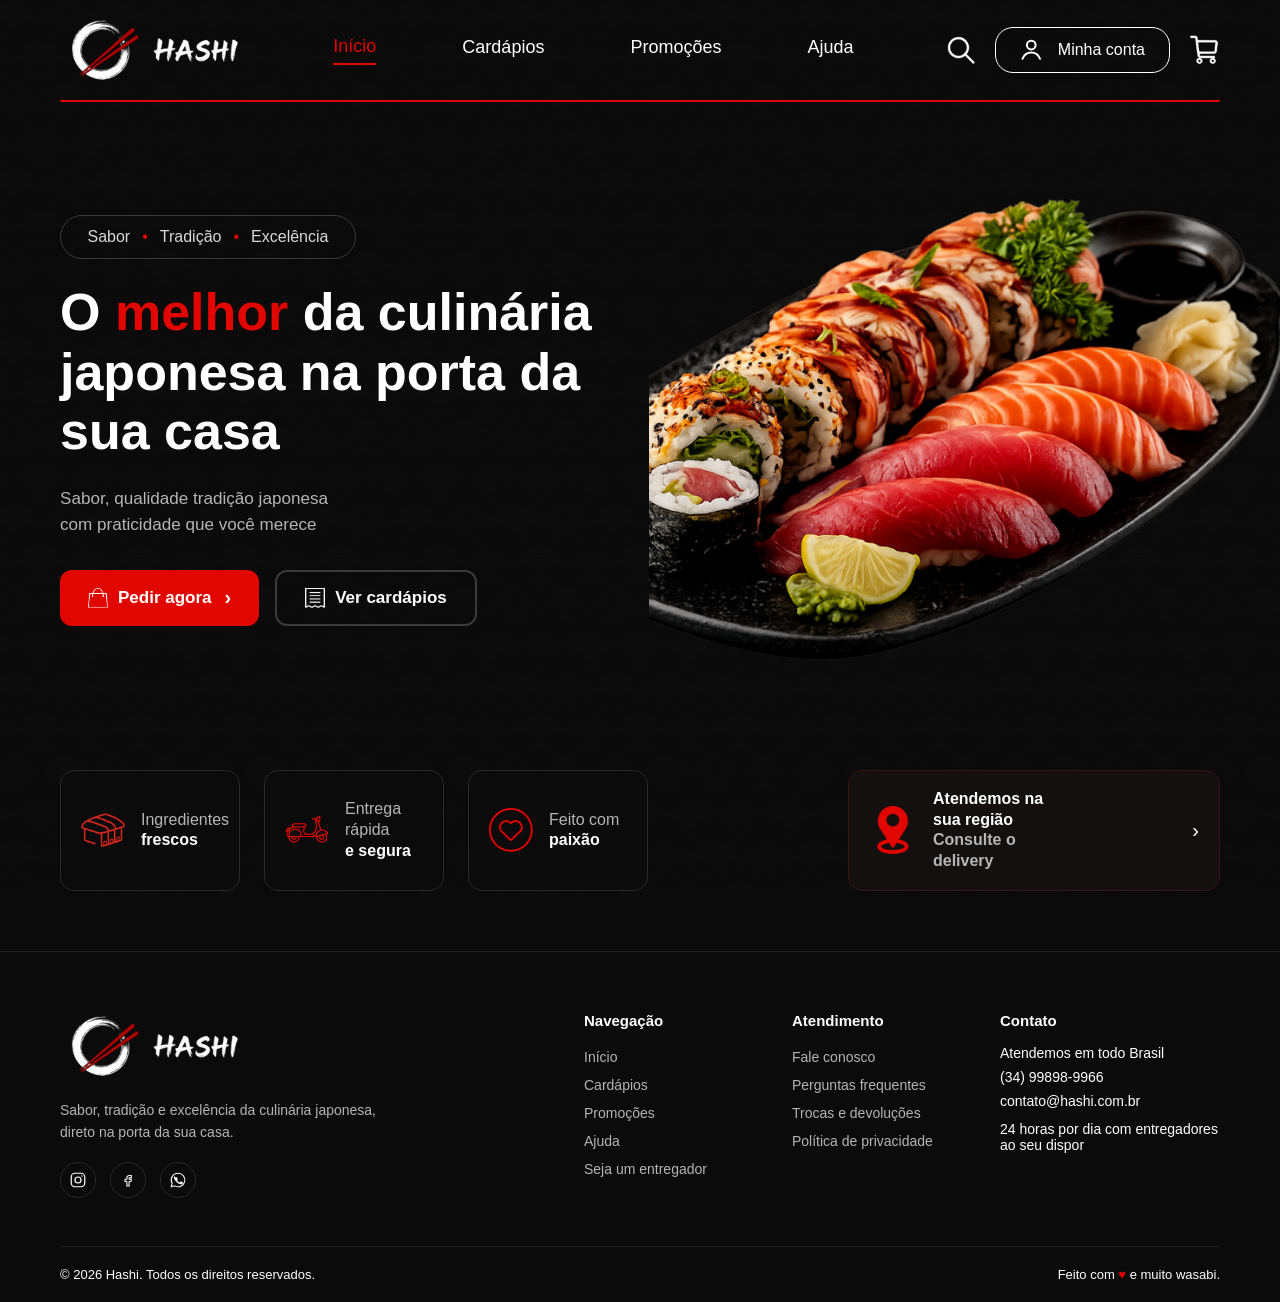
<file: index.html>
<!DOCTYPE html>
<html lang="pt-br">
<head>
    <meta charset="UTF-8">
    <meta name="viewport" content="width=device-width, initial-scale=1.0">
    <link rel="icon" href="/Logo.svg" type="image/svg+xml">
    <link rel="stylesheet" href="/css/style.css">
    <link rel="stylesheet" href="/css/footer.css">
    <link rel="stylesheet" href="/css/header.css">
    <link rel="stylesheet" href="/css/login.css">
    <link rel="stylesheet" href="/css/cadastro-cliente.css">
    <link rel="stylesheet" href="/css/cadastro-entregador.css">
    <title>Hashi</title>
</head>
<body>
    <header>
        <div class="logo-group">
            <img class="hashi-header" src="/Img-pagina-inicial/Logo-Site.png" alt="Logo Hashi na cor branca">
            <img class="hashi-header-logo" src="/Img-pagina-inicial/Logo-hashi.png" alt="Logo Hashi na cor branca versão escrita">
        </div>

        <nav class="nav-links">
            <a class="inicio" href="#">Início</a>
            <a class="cardapios" href="#">Cardápios</a>
            <a class="promocoes" href="#">Promoções</a>
            <a class="ajuda" href="#">Ajuda</a>
        </nav>

        <div class="header-actions">
            <img class="lupa" src="/Img-pagina-inicial/Lupa.png" alt="Lupa de pesquisa">


            <a class="conta-buttom" href="#" id="abrir-login">
                <svg class="conta-icon" viewBox="3 0 24 24" fill="none" xmlns="http://www.w3.org/2000/svg">
                    <circle cx="12" cy="8" r="3.5" stroke="currentColor" stroke-width="1.6"/>
                    <path d="M5 19c1.2-3.2 4-5 7-5s5.8 1.8 7 5" stroke="currentColor" stroke-width="1.6" stroke-linecap="round"/>
                </svg>
                Minha conta
            </a>


            <a class="cart-icon-wrapper" href="#" aria-label="Carrinho">
                <img class="cart-icon" src="/Img-pagina-inicial/Carrinho-icon2.png" alt="">
            </a>
        </div>
    </header>

    <!-- Divisor separado do header -->
    <div class="header-divider" role="presentation"></div>

    <main>
        <section class="hero">
            <div class="hero-text">
                <span class="badge">Sabor <span class="dot">•</span> Tradição <span class="dot">•</span> Excelência</span>

                <h1>O <span class="highlight">melhor</span> da culinária japonesa na porta da sua casa</h1>

                <p class="hero-subtitle">Sabor, qualidade tradição japonesa <br> com praticidade que você merece</p>

                <div class="hero-buttons">
                    <a href="#" class="btn btn-primary">
                        <img src="/Img-pagina-inicial/Sacolinha-icon.png" alt="">
                        Pedir agora
                        <span class="chevron-primario chevron-btn">›</span>
                    </a>
                    <a href="#" class="btn btn-secondary">
                        <img src="/Img-pagina-inicial/Notas-icon.png" alt="">
                        Ver cardápios
                    </a>
                </div>
            </div>

            <div class="hero-image">
                <img class="prato-sushi" src="/Img-pagina-inicial/Prato-Sushi-principal.png" alt="Prato de sushi com salmão, arroz e alga">
            </div>
        </section>


        <section class="features">
            <div class="features-small">
                <div class="feature-card-minus">
                    <span class="feature-icon">
                        <img src="/Img-pagina-inicial/Mini-sushi.png" alt="Ícone de ingredientes frescos">
                    </span>
                    <p><span>Ingredientes</span><br>frescos</p>
                </div>

                <div class="feature-card-minus">
                    <span class="feature-icon">
                        <img src="/Img-pagina-inicial/Mini-moto.png" alt="Ícone de entrega rápida">
                    </span>
                    <p><span>Entrega rápida</span><br>e segura</p>
                </div>

                <div class="feature-card-minus">
                    <span class="feature-icon">
                        <img src="/Img-pagina-inicial/Mini-coracao.png" alt="Ícone de feito com paixão">
                    </span>
                    <p><span>Feito com</span><br>paixão</p>
                </div>
            </div>

            <a class="feature-card feature-card-wide" href="#">
                <span class="feature-icon feature-icon--wide">
                    <img src="/Img-pagina-inicial/Icon-map.png" alt="">
                </span>
                <div class="feature-wide-text">
                    <p class="feature-title">Atendemos na sua região</p>
                    <p class="feature-subtitle">Consulte o delivery</p>
                </div>
                <span class="chevron">›</span>
            </a>
        </section>
    </main>

    <!--
         FOOTER 
        Obs: Mudar as logos dos apps "Whatsapp, Instagram, Facebook"
    -->
    <footer class="site-footer">
        <div class="footer-top">

            <div class="footer-brand">
                <div class="logo-group">
                    <img class="hashi-header" src="/Img-pagina-inicial/Logo-Site.png" alt="Logo Hashi">
                    <img class="hashi-header-logo" src="/Img-pagina-inicial/Logo-hashi.png" alt="Hashi">
                </div>
                <p class="footer-tagline">Sabor, tradição e excelência da culinária japonesa, direto na porta da sua casa.</p>

                <div class="footer-social">
                    <a href="#" aria-label="Instagram">
                        <svg viewBox="0 0 24 24" fill="none" xmlns="http://www.w3.org/2000/svg">
                            <rect x="3" y="3" width="18" height="18" rx="5" stroke="currentColor" stroke-width="1.6"/>
                            <circle cx="12" cy="12" r="4" stroke="currentColor" stroke-width="1.6"/>
                            <circle cx="17.2" cy="6.8" r="1" fill="currentColor"/>
                        </svg>
                    </a>
                    <a href="#" aria-label="Facebook">
                        <svg viewBox="0 0 24 24" fill="none" xmlns="http://www.w3.org/2000/svg">
                            <path d="M14 9h2.5V6H14c-2 0-3.5 1.6-3.5 3.5V11H8v3h2.5v6h3v-6H16l.5-3h-3V9.6c0-.4.3-.6.5-.6Z" stroke="currentColor" stroke-width="1.4" stroke-linejoin="round"/>
                        </svg>
                    </a>
                    <a href="#" aria-label="WhatsApp">
                        <svg viewBox="0 0 24 24" fill="none" xmlns="http://www.w3.org/2000/svg">
                            <path d="M12 3a9 9 0 0 0-7.8 13.5L3 21l4.7-1.2A9 9 0 1 0 12 3Z" stroke="currentColor" stroke-width="1.4"/>
                            <path d="M8.5 8.7c.2-.4.6-.4.9-.4h.6c.2 0 .5 0 .7.5.2.6.7 1.8.8 2 .1.2.1.4 0 .6-.1.3-.2.4-.4.6-.2.2-.4.4-.2.7.6 1 1.6 2 3 2.5.3.1.4 0 .6-.2.2-.2.7-.8 1-1 .2-.2.4-.2.6-.1.3.1 1.7.8 2 .9.3.1.5.2.5.4 0 .2 0 1-.4 1.5-.4.6-1.8 1-2.4 1-1.4.1-2.9-.5-4.6-1.9-2.1-1.6-3.3-3.6-3.5-4-.2-.4-1.3-2-1.1-3.7.1-.7.6-1.2.8-1.4Z" fill="currentColor"/>
                        </svg>
                    </a>
                </div>
            </div>

            <div class="footer-links">
                <h4>Navegação</h4>
                <a href="#">Início</a>
                <a href="#">Cardápios</a>
                <a href="#">Promoções</a>
                <a href="#">Ajuda</a>
                <a href="#">Seja um entregador</a>
            </div>

            <div class="footer-links">
                <h4>Atendimento</h4>
                <a href="#">Fale conosco</a>
                <a href="#">Perguntas frequentes</a>
                <a href="#">Trocas e devoluções</a>
                <a href="#">Política de privacidade</a>
            </div>

            <div class="footer-contact">
                <h4>Contato</h4>
                <p>Atendemos em todo Brasil</p>
                <p>(34) 99898-9966</p>
                <p>contato@hashi.com.br</p>
                <p class="footer-hours">24 horas por dia com entregadores <br> ao seu dispor</p>
            </div>

        </div>

        <div class="footer-bottom">
            <p>© 2026 Hashi. Todos os direitos reservados.</p>
            <p>Feito com <span class="footer-heart">♥</span> e muito wasabi.</p>
        </div>
    </footer>
    
    <!-- TELA DE LOGIN -->
    <div class="fundo-login" id="flex-login">

        <div class="login">
            <img class="logo-login" src="/Img-pagina-inicial/Logo-Login.png" alt="Logo">
            <h2 class="Bem-vindo">Bem-vindo de volta!</h2>

            <div class="Email">
                <label for="email">E-mail:</label>
                <input class="" type="email" id="email" placeholder="seuemail@gmail.com">
            </div>

            <div class="Senha">
                <label for="senha">Senha:</label>
                <input class="" type="password" id="senha" placeholder="••••••••">
            </div>

            <a class="Entrar-Button" href="#" id="btn-entrar">Entrar</a>

            <a class="Senha-Esq" href="#">Esqueceu sua senha?</a>

            <div class="Nao-tem-uma-conta">
                <p>
                    Não tem uma conta?
                </p>
                <a href="#" id="abrir-cadastro">Cadastrar-se</a>
            </div>


        </div>

    </div>
    
    <!-- TELA DE CADASTRO -->
    <div class="fundo-cadastro">
    
        <div class="cadastro">
    
            <button class="fechar-cadastro">&#10005;</button>
    
            <h2>Criar sua conta</h2>
    
            <div class="Cadastro-selecao-button">
                <a class="cliente-button ativo" href="#" onclick="selecionarTipo(this)">Cliente</a>
                <a class="entregador-button" href="#" onclick="selecionarTipo(this)">Entregador</a>
            </div>
    
            <div class="Caixa">
                <span class="indicator"></span>
                <label class="Icons-representativos">
                    <svg viewBox="0 0 24 24" fill="none" stroke="currentColor" stroke-width="1.8"><circle cx="12" cy="8" r="4"/><path d="M4 20c0-4 3.6-7 8-7s8 3 8 7"/></svg>
                    Nome completo
                </label>
                <input type="text" placeholder="Seu nome">
            </div>
    
            <div class="Caixa">
                <span class="indicator"></span>
                <label class="Icons-representativos">
                    <svg viewBox="0 0 24 24" fill="none" stroke="currentColor" stroke-width="1.8"><rect x="3" y="5" width="18" height="14" rx="2"/><path d="M3 6l9 7 9-7"/></svg>
                    E-mail
                </label>
                <input type="email" placeholder="seuemail@gmail.com">
            </div>
    
            <div class="Caixa">
                <span class="indicator"></span>
                <label class="Icons-representativos">
                    <svg viewBox="0 0 24 24" fill="none" stroke="currentColor" stroke-width="1.8"><path d="M6 3c1 3 1.5 5 3 6-1 2-1.5 2.5-1 4 1.5 3 4 5.5 7 7 1.5.5 2 0 4-1 1-1.5 3-1 6 3 .7 1.2 0 3-1.2 4-8.5 1-16-6.5-15-15C4 5.2 4.8 4.5 6 3z"/></svg>
                    Telefone
                </label>
                <input type="text" placeholder="(00) 00000-0000">
            </div>
    
            <div class="Caixa">
                <span class="indicator"></span>
                <label class="Icons-representativos">
                    <svg viewBox="0 0 24 24" fill="none" stroke="currentColor" stroke-width="1.8"><path d="M2 12s3.5-7 10-7 10 7 10 7-3.5 7-10 7-10-7-10-7z"/><circle cx="12" cy="12" r="3"/></svg>
                    Senha
                </label>
                <div class="campo-senha-wrapper">
                    <input type="password" placeholder="••••••••••••" id="campo-senha">
                    <button type="button" class="toggle-senha" onclick="alternarSenha()">
                        <svg id="icone-olho" viewBox="0 0 24 24" fill="none" stroke="currentColor" stroke-width="1.8"><path d="M2 12s3.5-7 10-7 10 7 10 7-3.5 7-10 7-10-7-10-7z"/><circle cx="12" cy="12" r="3"/></svg>
                    </button>
                </div>
            </div>
    
            <label class="termos">
                <input type="checkbox">
                Li e concordo com os <a href="#">Termos de Uso</a>
            </label>
    
            <a href="#" class="btn-cadastrar">Cadastrar</a>
    
            <div class="login-link">
                Já tem uma conta? <a href="#" id="voltar-login">Entrar</a>
            </div>
    
        </div>
    
    </div>

    <!-- TELA DE CADASTRO 2 -->
    <div class="fundo-cadastro2">
    
        <div class="cadastro2">
    
            <button class="fechar-cadastro2">&#10005;</button>
    
            <h2>Criar sua conta</h2>
    
            <div class="Cadastro-selecao-button2">
                <a class="cliente-button2" href="#" onclick="selecionarTipo2(this)">Cliente</a>
                <a class="entregador-button2 ativo2" href="#" onclick="selecionarTipo2(this)">Entregador</a>
            </div>
    
            <div class="Caixa2">
                <span class="indicator2"></span>
                <label class="Icons-representativos2">
                    <svg viewBox="0 0 24 24" fill="none" stroke="currentColor" stroke-width="1.8"><circle cx="12" cy="8" r="4"/><path d="M4 20c0-4 3.6-7 8-7s8 3 8 7"/></svg>
                    Nome completo
                </label>
                <input type="text" placeholder="Seu nome">
            </div>
    
            <div class="Caixa2">
                <span class="indicator2"></span>
                <label class="Icons-representativos2">
                    <svg viewBox="0 0 24 24" fill="none" stroke="currentColor" stroke-width="1.8"><rect x="3" y="5" width="18" height="14" rx="2"/><path d="M3 6l9 7 9-7"/></svg>
                    E-mail
                </label>
                <input type="email" placeholder="seuemail@gmail.com">
            </div>
    
            <div class="Caixa2">
                <span class="indicator2"></span>
                <label class="Icons-representativos2">
                    <svg viewBox="0 0 24 24" fill="none" stroke="currentColor" stroke-width="1.8"><path d="M6 3c1 3 1.5 5 3 6-1 2-1.5 2.5-1 4 1.5 3 4 5.5 7 7 1.5.5 2 0 4-1 1-1.5 3-1 6 3 .7 1.2 0 3-1.2 4-8.5 1-16-6.5-15-15C4 5.2 4.8 4.5 6 3z"/></svg>
                    Telefone
                </label>
                <input type="text" placeholder="(00) 00000-0000">
            </div>
    
            <div class="Caixa2">
                <span class="indicator2"></span>
                <label class="Icons-representativos2">
                    <svg viewBox="0 0 24 24" fill="none" stroke="currentColor" stroke-width="1.8"><path d="M2 12s3.5-7 10-7 10 7 10 7-3.5 7-10 7-10-7-10-7z"/><circle cx="12" cy="12" r="3"/></svg>
                    CPF
                </label>
                <input type="text" placeholder="000.000.000-00">
            </div>
    
            <div class="Caixa2">
                <span class="indicator2"></span>
                <label class="Icons-representativos2">
                    <svg viewBox="0 0 24 24" fill="none" stroke="currentColor" stroke-width="1.8"><path d="M6 3c1 3 1.5 5 3 6-1 2-1.5 2.5-1 4 1.5 3 4 5.5 7 7 1.5.5 2 0 4-1 1-1.5 3-1 6 3 .7 1.2 0 3-1.2 4-8.5 1-16-6.5-15-15C4 5.2 4.8 4.5 6 3z"/></svg>
                    Veiculo
                </label>
                <input type="text" placeholder="Ex: Moto, Carro">
            </div>
    
            <div class="Caixa2">
                <span class="indicator2"></span>
                <label class="Icons-representativos2">
                    <svg viewBox="0 0 24 24" fill="none" stroke="currentColor" stroke-width="1.8"><path d="M2 12s3.5-7 10-7 10 7 10 7-3.5 7-10 7-10-7-10-7z"/><circle cx="12" cy="12" r="3"/></svg>
                    Senha
                </label>
                <div class="campo-senha-wrapper2">
                    <input type="password" placeholder="••••••••••••" id="campo-senha-2">
                    <button type="button" class="toggle-senha2" onclick="alternarSenha2()">
                        <svg id="icone-olho-2" viewBox="0 0 24 24" fill="none" stroke="currentColor" stroke-width="1.8"><path d="M2 12s3.5-7 10-7 10 7 10 7-3.5 7-10 7-10-7-10-7z"/><circle cx="12" cy="12" r="3"/></svg>
                    </button>
                </div>
            </div>
    
            <label class="termos2">
                <input type="checkbox">
                Li e concordo com os <a href="#">Termos de Uso</a>
            </label>
    
            <a href="#" class="btn-cadastrar2">Cadastrar</a>
    
            <div class="login-link2">
                Já tem uma conta? <a href="#" id="voltar-login2">Entrar</a>
            </div>
    
        </div>
    
    </div>
<!--
Cliente: cliente@hashi.com / 123456
Entregador: entregador@hashi.com / 123456
 -->


    <script src="/JavaScript/minha-conta.js"></script>
</body>
</html>
</file>
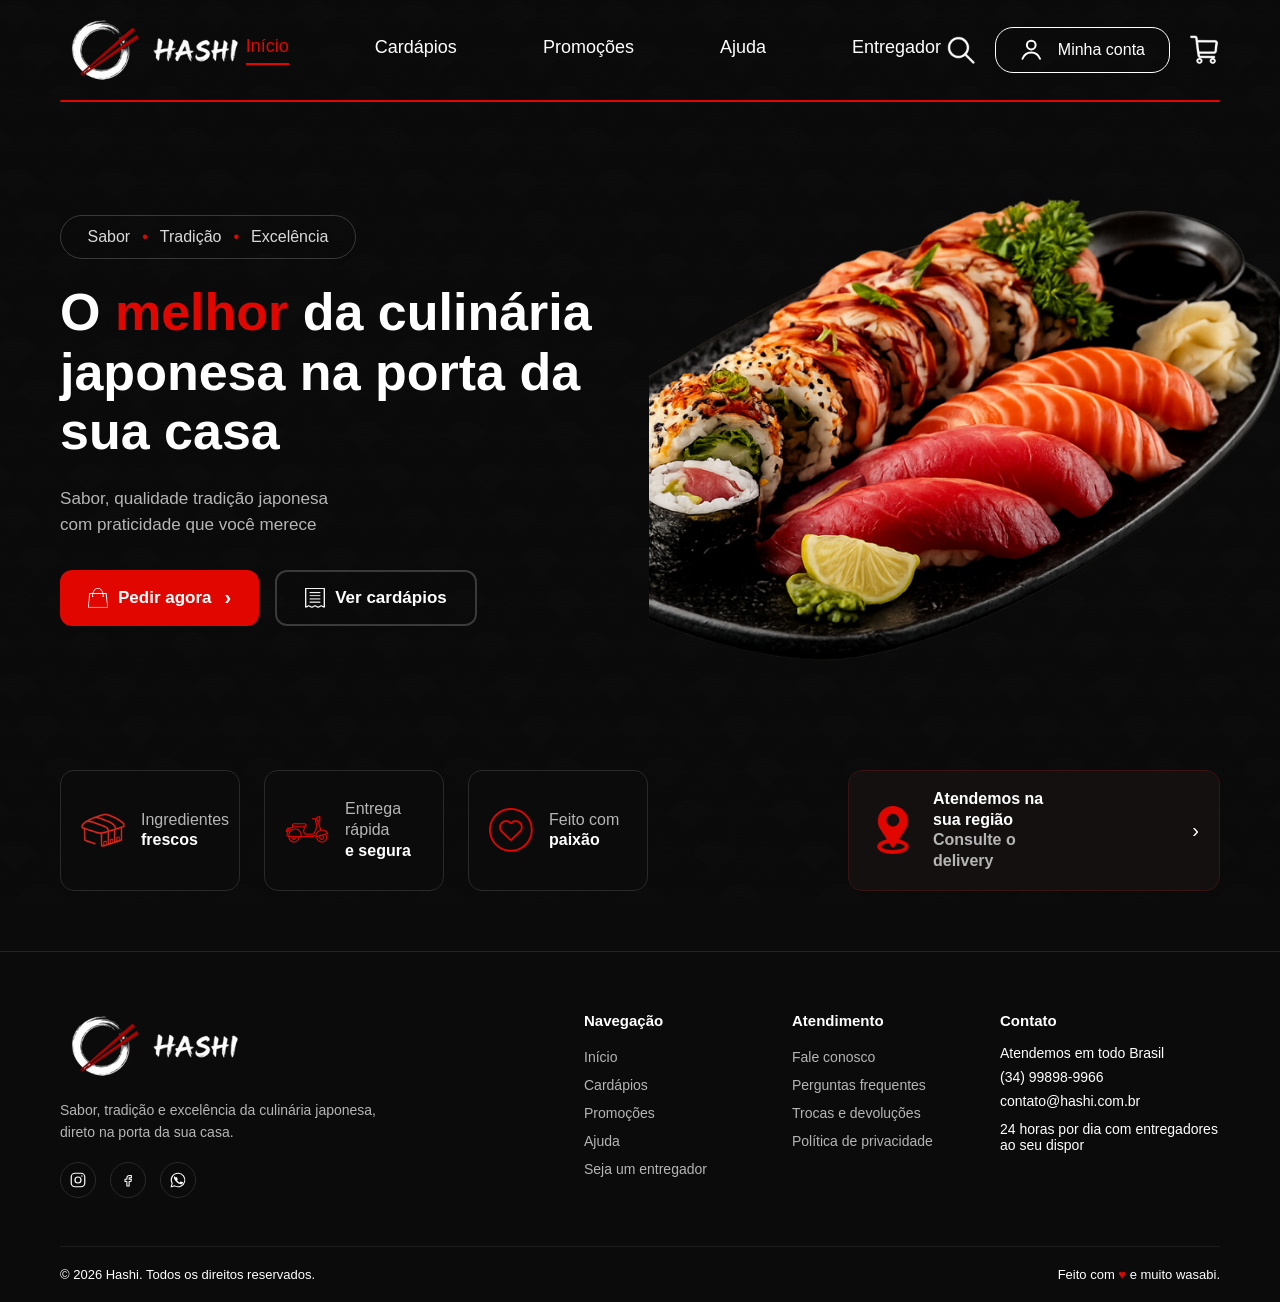
<file: Html/entregador.html>
<!DOCTYPE html>
<html lang="pt-br">
<head>
    <meta charset="UTF-8">
    <meta name="viewport" content="width=device-width, initial-scale=1.0">
    <link rel="icon" href="/Logo.svg" type="image/svg+xml">
    <link rel="stylesheet" href="/css/style.css">
    <link rel="stylesheet" href="/css/footer.css">
    <link rel="stylesheet" href="/css/header.css">
    <link rel="stylesheet" href="/css/login.css">
    <link rel="stylesheet" href="/css/cadastro-cliente.css">
    <link rel="stylesheet" href="/css/cadastro-entregador.css">
    <title>Hashi</title>
</head>
<body>
    <header>
        <div class="logo-group">
            <img class="hashi-header" src="/Img-pagina-inicial/Logo-Site.png" alt="Logo Hashi na cor branca">
            <img class="hashi-header-logo" src="/Img-pagina-inicial/Logo-hashi.png" alt="Logo Hashi na cor branca versão escrita">
        </div>

        <nav class="nav-links">
            <a class="inicio" href="#">Início</a>
            <a class="cardapios" href="#">Cardápios</a>
            <a class="promocoes" href="#">Promoções</a>
            <a class="ajuda" href="#">Ajuda</a>
            <a class="entregador" href="#">Entregador</a>
        </nav>

        <div class="header-actions">
            <img class="lupa" src="/Img-pagina-inicial/Lupa.png" alt="Lupa de pesquisa">


            <a class="conta-buttom" href="#" id="abrir-login">
                <svg class="conta-icon" viewBox="3 0 24 24" fill="none" xmlns="http://www.w3.org/2000/svg">
                    <circle cx="12" cy="8" r="3.5" stroke="currentColor" stroke-width="1.6"/>
                    <path d="M5 19c1.2-3.2 4-5 7-5s5.8 1.8 7 5" stroke="currentColor" stroke-width="1.6" stroke-linecap="round"/>
                </svg>
                Minha conta
            </a>


            <a class="cart-icon-wrapper" href="#" aria-label="Carrinho">
                <img class="cart-icon" src="/Img-pagina-inicial/Carrinho-icon2.png" alt="">
            </a>
        </div>
    </header>

    <!-- Divisor separado do header  -->
    <div class="header-divider" role="presentation"></div>

    <main>
        <section class="hero">
            <div class="hero-text">
                <span class="badge">Sabor <span class="dot">•</span> Tradição <span class="dot">•</span> Excelência</span>

                <h1>O <span class="highlight">melhor</span> da culinária japonesa na porta da sua casa</h1>

                <p class="hero-subtitle">Sabor, qualidade tradição japonesa <br> com praticidade que você merece</p>

                <div class="hero-buttons">
                    <a href="#" class="btn btn-primary">
                        <img src="/Img-pagina-inicial/Sacolinha-icon.png" alt="">
                        Pedir agora
                        <span class="chevron-primario chevron-btn">›</span>
                    </a>
                    <a href="#" class="btn btn-secondary">
                        <img src="/Img-pagina-inicial/Notas-icon.png" alt="">
                        Ver cardápios
                    </a>
                </div>
            </div>

            <div class="hero-image">
                <img class="prato-sushi" src="/Img-pagina-inicial/Prato-Sushi-principal.png" alt="Prato de sushi com salmão, arroz e alga">
            </div>
        </section>


        <section class="features">
            <div class="features-small">
                <div class="feature-card-minus">
                    <span class="feature-icon">
                        <img src="/Img-pagina-inicial/Mini-sushi.png" alt="Ícone de ingredientes frescos">
                    </span>
                    <p><span>Ingredientes</span><br>frescos</p>
                </div>

                <div class="feature-card-minus">
                    <span class="feature-icon">
                        <img src="/Img-pagina-inicial/Mini-moto.png" alt="Ícone de entrega rápida">
                    </span>
                    <p><span>Entrega rápida</span><br>e segura</p>
                </div>

                <div class="feature-card-minus">
                    <span class="feature-icon">
                        <img src="/Img-pagina-inicial/Mini-coracao.png" alt="Ícone de feito com paixão">
                    </span>
                    <p><span>Feito com</span><br>paixão</p>
                </div>
            </div>

            <a class="feature-card feature-card-wide" href="#">
                <span class="feature-icon feature-icon--wide">
                    <img src="/Img-pagina-inicial/Icon-map.png" alt="">
                </span>
                <div class="feature-wide-text">
                    <p class="feature-title">Atendemos na sua região</p>
                    <p class="feature-subtitle">Consulte o delivery</p>
                </div>
                <span class="chevron">›</span>
            </a>
        </section>
    </main>

    <!--
         FOOTER 
        Obs: Mudar as logos dos apps "Whatsapp, Instagram, Facebook"
    -->
    <footer class="site-footer">
        <div class="footer-top">

            <div class="footer-brand">
                <div class="logo-group">
                    <img class="hashi-header" src="/Img-pagina-inicial/Logo-Site.png" alt="Logo Hashi">
                    <img class="hashi-header-logo" src="/Img-pagina-inicial/Logo-hashi.png" alt="Hashi">
                </div>
                <p class="footer-tagline">Sabor, tradição e excelência da culinária japonesa, direto na porta da sua casa.</p>

                <div class="footer-social">
                    <a href="#" aria-label="Instagram">
                        <svg viewBox="0 0 24 24" fill="none" xmlns="http://www.w3.org/2000/svg">
                            <rect x="3" y="3" width="18" height="18" rx="5" stroke="currentColor" stroke-width="1.6"/>
                            <circle cx="12" cy="12" r="4" stroke="currentColor" stroke-width="1.6"/>
                            <circle cx="17.2" cy="6.8" r="1" fill="currentColor"/>
                        </svg>
                    </a>
                    <a href="#" aria-label="Facebook">
                        <svg viewBox="0 0 24 24" fill="none" xmlns="http://www.w3.org/2000/svg">
                            <path d="M14 9h2.5V6H14c-2 0-3.5 1.6-3.5 3.5V11H8v3h2.5v6h3v-6H16l.5-3h-3V9.6c0-.4.3-.6.5-.6Z" stroke="currentColor" stroke-width="1.4" stroke-linejoin="round"/>
                        </svg>
                    </a>
                    <a href="#" aria-label="WhatsApp">
                        <svg viewBox="0 0 24 24" fill="none" xmlns="http://www.w3.org/2000/svg">
                            <path d="M12 3a9 9 0 0 0-7.8 13.5L3 21l4.7-1.2A9 9 0 1 0 12 3Z" stroke="currentColor" stroke-width="1.4"/>
                            <path d="M8.5 8.7c.2-.4.6-.4.9-.4h.6c.2 0 .5 0 .7.5.2.6.7 1.8.8 2 .1.2.1.4 0 .6-.1.3-.2.4-.4.6-.2.2-.4.4-.2.7.6 1 1.6 2 3 2.5.3.1.4 0 .6-.2.2-.2.7-.8 1-1 .2-.2.4-.2.6-.1.3.1 1.7.8 2 .9.3.1.5.2.5.4 0 .2 0 1-.4 1.5-.4.6-1.8 1-2.4 1-1.4.1-2.9-.5-4.6-1.9-2.1-1.6-3.3-3.6-3.5-4-.2-.4-1.3-2-1.1-3.7.1-.7.6-1.2.8-1.4Z" fill="currentColor"/>
                        </svg>
                    </a>
                </div>
            </div>

            <div class="footer-links">
                <h4>Navegação</h4>
                <a href="#">Início</a>
                <a href="#">Cardápios</a>
                <a href="#">Promoções</a>
                <a href="#">Ajuda</a>
                <a href="#">Seja um entregador</a>
            </div>

            <div class="footer-links">
                <h4>Atendimento</h4>
                <a href="#">Fale conosco</a>
                <a href="#">Perguntas frequentes</a>
                <a href="#">Trocas e devoluções</a>
                <a href="#">Política de privacidade</a>
            </div>

            <div class="footer-contact">
                <h4>Contato</h4>
                <p>Atendemos em todo Brasil</p>
                <p>(34) 99898-9966</p>
                <p>contato@hashi.com.br</p>
                <p class="footer-hours">24 horas por dia com entregadores <br> ao seu dispor</p>
            </div>

        </div>

        <div class="footer-bottom">
            <p>© 2026 Hashi. Todos os direitos reservados.</p>
            <p>Feito com <span class="footer-heart">♥</span> e muito wasabi.</p>
        </div>
    </footer>
    
    <!-- TELA DE LOGIN -->
    <div class="fundo-login" id="flex-login">

        <div class="login">
            <img class="logo-login" src="/Img-pagina-inicial/Logo-Login.png" alt="Logo">
            <h2 class="Bem-vindo">Bem-vindo de volta!</h2>

            <div class="Email">
                <label for="email">E-mail:</label>
                <input class="" type="email" id="email" placeholder="seuemail@gmail.com">
            </div>

            <div class="Senha">
                <label for="senha">Senha:</label>
                <input class="" type="password" id="senha" placeholder="••••••••">
            </div>

            <a class="Entrar-Button" href="#" id="btn-entrar">Entrar</a>

            <a class="Senha-Esq" href="#">Esqueceu sua senha?</a>

            <div class="Nao-tem-uma-conta">
                <p>
                    Não tem uma conta?
                </p>
                <a href="#" id="abrir-cadastro">Cadastrar-se</a>
            </div>


        </div>

    </div>
    
    <!-- TELA DE CADASTRO -->
    <div class="fundo-cadastro">
    
        <div class="cadastro">
    
            <button class="fechar-cadastro">&#10005;</button>
    
            <h2>Criar sua conta</h2>
    
            <div class="Cadastro-selecao-button">
                <a class="cliente-button ativo" href="#" onclick="selecionarTipo(this)">Cliente</a>
                <a class="entregador-button" href="#" onclick="selecionarTipo(this)">Entregador</a>
            </div>
    
            <div class="Caixa">
                <span class="indicator"></span>
                <label class="Icons-representativos">
                    <svg viewBox="0 0 24 24" fill="none" stroke="currentColor" stroke-width="1.8"><circle cx="12" cy="8" r="4"/><path d="M4 20c0-4 3.6-7 8-7s8 3 8 7"/></svg>
                    Nome completo
                </label>
                <input type="text" placeholder="Seu nome">
            </div>
    
            <div class="Caixa">
                <span class="indicator"></span>
                <label class="Icons-representativos">
                    <svg viewBox="0 0 24 24" fill="none" stroke="currentColor" stroke-width="1.8"><rect x="3" y="5" width="18" height="14" rx="2"/><path d="M3 6l9 7 9-7"/></svg>
                    E-mail
                </label>
                <input type="email" placeholder="seuemail@gmail.com">
            </div>
    
            <div class="Caixa">
                <span class="indicator"></span>
                <label class="Icons-representativos">
                    <svg viewBox="0 0 24 24" fill="none" stroke="currentColor" stroke-width="1.8"><path d="M6 3c1 3 1.5 5 3 6-1 2-1.5 2.5-1 4 1.5 3 4 5.5 7 7 1.5.5 2 0 4-1 1-1.5 3-1 6 3 .7 1.2 0 3-1.2 4-8.5 1-16-6.5-15-15C4 5.2 4.8 4.5 6 3z"/></svg>
                    Telefone
                </label>
                <input type="text" placeholder="(00) 00000-0000">
            </div>
    
            <div class="Caixa">
                <span class="indicator"></span>
                <label class="Icons-representativos">
                    <svg viewBox="0 0 24 24" fill="none" stroke="currentColor" stroke-width="1.8"><path d="M2 12s3.5-7 10-7 10 7 10 7-3.5 7-10 7-10-7-10-7z"/><circle cx="12" cy="12" r="3"/></svg>
                    Senha
                </label>
                <div class="campo-senha-wrapper">
                    <input type="password" placeholder="••••••••••••" id="campo-senha">
                    <button type="button" class="toggle-senha" onclick="alternarSenha()">
                        <svg id="icone-olho" viewBox="0 0 24 24" fill="none" stroke="currentColor" stroke-width="1.8"><path d="M2 12s3.5-7 10-7 10 7 10 7-3.5 7-10 7-10-7-10-7z"/><circle cx="12" cy="12" r="3"/></svg>
                    </button>
                </div>
            </div>
    
            <label class="termos">
                <input type="checkbox">
                Li e concordo com os <a href="#">Termos de Uso</a>
            </label>
    
            <a href="#" class="btn-cadastrar">Cadastrar</a>
    
            <div class="login-link">
                Já tem uma conta? <a href="#" id="voltar-login">Entrar</a>
            </div>
    
        </div>
    
    </div>

    <!-- TELA DE CADASTRO 2 -->
    <div class="fundo-cadastro2">
    
        <div class="cadastro2">
    
            <button class="fechar-cadastro2">&#10005;</button>
    
            <h2>Criar sua conta</h2>
    
            <div class="Cadastro-selecao-button2">
                <a class="cliente-button2" href="#" onclick="selecionarTipo2(this)">Cliente</a>
                <a class="entregador-button2 ativo2" href="#" onclick="selecionarTipo2(this)">Entregador</a>
            </div>
    
            <div class="Caixa2">
                <span class="indicator2"></span>
                <label class="Icons-representativos2">
                    <svg viewBox="0 0 24 24" fill="none" stroke="currentColor" stroke-width="1.8"><circle cx="12" cy="8" r="4"/><path d="M4 20c0-4 3.6-7 8-7s8 3 8 7"/></svg>
                    Nome completo
                </label>
                <input type="text" placeholder="Seu nome">
            </div>
    
            <div class="Caixa2">
                <span class="indicator2"></span>
                <label class="Icons-representativos2">
                    <svg viewBox="0 0 24 24" fill="none" stroke="currentColor" stroke-width="1.8"><rect x="3" y="5" width="18" height="14" rx="2"/><path d="M3 6l9 7 9-7"/></svg>
                    E-mail
                </label>
                <input type="email" placeholder="seuemail@gmail.com">
            </div>
    
            <div class="Caixa2">
                <span class="indicator2"></span>
                <label class="Icons-representativos2">
                    <svg viewBox="0 0 24 24" fill="none" stroke="currentColor" stroke-width="1.8"><path d="M6 3c1 3 1.5 5 3 6-1 2-1.5 2.5-1 4 1.5 3 4 5.5 7 7 1.5.5 2 0 4-1 1-1.5 3-1 6 3 .7 1.2 0 3-1.2 4-8.5 1-16-6.5-15-15C4 5.2 4.8 4.5 6 3z"/></svg>
                    Telefone
                </label>
                <input type="text" placeholder="(00) 00000-0000">
            </div>
    
            <div class="Caixa2">
                <span class="indicator2"></span>
                <label class="Icons-representativos2">
                    <svg viewBox="0 0 24 24" fill="none" stroke="currentColor" stroke-width="1.8"><path d="M2 12s3.5-7 10-7 10 7 10 7-3.5 7-10 7-10-7-10-7z"/><circle cx="12" cy="12" r="3"/></svg>
                    CPF
                </label>
                <input type="text" placeholder="000.000.000-00">
            </div>
    
            <div class="Caixa2">
                <span class="indicator2"></span>
                <label class="Icons-representativos2">
                    <svg viewBox="0 0 24 24" fill="none" stroke="currentColor" stroke-width="1.8"><path d="M6 3c1 3 1.5 5 3 6-1 2-1.5 2.5-1 4 1.5 3 4 5.5 7 7 1.5.5 2 0 4-1 1-1.5 3-1 6 3 .7 1.2 0 3-1.2 4-8.5 1-16-6.5-15-15C4 5.2 4.8 4.5 6 3z"/></svg>
                    Veiculo
                </label>
                <input type="text" placeholder="Ex: Moto, Carro">
            </div>
    
            <div class="Caixa2">
                <span class="indicator2"></span>
                <label class="Icons-representativos2">
                    <svg viewBox="0 0 24 24" fill="none" stroke="currentColor" stroke-width="1.8"><path d="M2 12s3.5-7 10-7 10 7 10 7-3.5 7-10 7-10-7-10-7z"/><circle cx="12" cy="12" r="3"/></svg>
                    Senha
                </label>
                <div class="campo-senha-wrapper2">
                    <input type="password" placeholder="••••••••••••" id="campo-senha-2">
                    <button type="button" class="toggle-senha2" onclick="alternarSenha2()">
                        <svg id="icone-olho-2" viewBox="0 0 24 24" fill="none" stroke="currentColor" stroke-width="1.8"><path d="M2 12s3.5-7 10-7 10 7 10 7-3.5 7-10 7-10-7-10-7z"/><circle cx="12" cy="12" r="3"/></svg>
                    </button>
                </div>
            </div>
    
            <label class="termos2">
                <input type="checkbox">
                Li e concordo com os <a href="#">Termos de Uso</a>
            </label>
    
            <a href="#" class="btn-cadastrar2">Cadastrar</a>
    
            <div class="login-link2">
                Já tem uma conta? <a href="#" id="voltar-login2">Entrar</a>
            </div>
    
        </div>
    
    </div>
<!--
Cliente: cliente@hashi.com / 123456
Entregador: entregador@hashi.com / 123456
 -->


    <script src="/JavaScript/minha-conta.js"></script>
</body>
</html>
</file>
<file: css/style.css>
* {
    margin: 0;
    padding: 0;
    box-sizing: border-box;
    text-decoration: none;
    color: #FFFFFF;
}

body {
    background-color: #0b0b0b;
    font-family: "Open Sans", sans-serif;

    position: relative;
    isolation: isolate;
}

body::before {
    content: "";
    position: fixed;
    inset: 0;
    background-image: url("/Img-pagina-inicial/Fundo-Textura.jpg");
    background-repeat: repeat;
    background-size: 400px;
    background-position: center;
    opacity: 0.05   ;
    pointer-events: none;
    z-index: -1;
}


/* ===== HERO ===== */

.hero {
    display: flex;
    align-items: center;
    justify-content: space-between;
    gap: 40px;
    padding: 45px 0 56px 60px;
    flex-wrap: wrap;
}

.hero-text {
    flex: 1;
    min-width: 420px;
    max-width: 600px;
    display: flex;
    flex-direction: column;
    gap: 24px;
}

.badge {
    display: inline-flex;
    align-items: center;
    gap: 12px;
    width: fit-content;
    padding: 12px 26.5px;
    border: 1px solid #3a3a3a;
    border-radius: 40px;
    font-size: 16px;
    color: #d9d9d9;
}

.badge .dot {
    color: #e10600;
}

h1 {
    font-size: 52px;
    font-family: "Montserrat", sans-serif;
    line-height: 1.15;
    font-weight: 700;
}

h1 .highlight {
    color: #e10600;
}

.hero-subtitle {
    font-size: 17.1px;
    color: #b5b5b5;
    line-height: 1.5;
}

.hero-buttons {
    display: flex;
    gap: 16px;
    margin-top: 8px;
}

.btn {
    display: flex;
    align-items: center;
    gap: 10px;
    padding: 16px 28px;
    border-radius: 12px;
    font-size: 17px;
    font-weight: 600;
}

.btn img {
    width: 20px;
    height: 20px;
}

.btn-primary {
    background-color: #e10600;
}
.btn-primary:hover{
    opacity: 70%;
}

.chevron-btn {
    margin-left: 4px;
    font-size: 20px;
    color: #FFFFFF;
}

.btn-secondary {
    background-color: transparent;
    border: 2px solid #3a3a3a;
}

.btn-secondary:hover{
    opacity: 80%;
}

.hero-image {
    flex: 1.15;
    min-width: 380px;
    align-self: center;
    display: flex;
    justify-content: flex-end;
    overflow: hidden;
}

.prato-sushi {
    width: 820px;
    height: auto;
}

/* ===== FEATURES ===== */

.features {
    display: flex;
    align-items: stretch;
    justify-content: space-between;
    gap: 40px;
    padding: 20px 60px 60px;
    flex-wrap: wrap;
}

.features-small {
    display: flex;
    gap: 24px;
    flex: 1.6;
    min-width: 320px;
    margin-right: 220px;
}

.feature-card-minus {
    flex: 1;
    min-width: 180px;
    display: flex;
    align-items: center;
    gap: 16px;
    padding: 18px 20px ;
    border: 1px solid #2a2a2a;
    border-radius: 14px;
    background-color: #0b0b0b;
}

.feature-card {
    flex: 1;
    min-width: 180px;
    display: flex;
    align-items: center;
    gap: 16px;
    padding: 18px 20px;
    border: 1px solid #2a2a2a;
    border-radius: 14px;
}

.feature-icon {
    display: flex;
    align-items: center;
    justify-content: center;
    width: 44px;
    height: 44px;
    flex-shrink: 0;
}

.feature-icon img {
    width: 100%;
    height: 100%;
    object-fit: contain;
}
.feature-card-minus p {
    font-size: 16px;
    line-height: 1.3;
    font-weight: 700;
}
.feature-card-minus p span {
    color: #b7b5b5;
    font-weight: 400;
}

.feature-card p {
    font-size: 16px;
    line-height: 1.3;
    font-weight: 700;
}

.feature-card p span {
    color: #b7b5b5;
    font-weight: 400;
}

.feature-card-wide {
    flex: 1;
    max-width: 460px;
    min-width: 300px;
    border-color: #3a1414;
    background-color: #141010;
    position: relative;
    transition: background-color 0.15s ease;
}

.feature-card-wide:hover {
    background-color: #1c1414;
}

.feature-icon--wide {
    width: 48px;
    height: 48px;
}

.feature-wide-text {
    display: flex;
    flex-direction: column;
}

.feature-title {
    font-weight: 700;
    font-size: 17px;
}

.feature-subtitle {
    font-size: 14px;
    color: #b5b5b5;
}

.chevron {
    margin-left: 130px;
    font-size: 20px;
}

.chevron-primario {
    margin-left: 3px;
    font-size: 20px;
}
</file>
<file: css/footer.css>
.site-footer {
    border-top: 1px solid #232323;
    padding: 60px 60px 0;
}

.footer-top {
    display: flex;
    flex-wrap: wrap;
    gap: 48px;
    justify-content: space-between;
    padding-bottom: 48px;
    max-width: 1320px;
    margin: 0 auto;
}

.footer-brand {
    flex: 1.4;
    min-width: 260px;
    display: flex;
    flex-direction: column;
    gap: 18px;
}

.footer-tagline {
    font-size: 14px;
    color: #b5b5b5;
    line-height: 1.6;
    max-width: 320px;
}

.footer-social {
    display: flex;
    gap: 14px;
}

.footer-social a {
    width: 36px;
    height: 36px;
    display: flex;
    align-items: center;
    justify-content: center;
    border: 1px solid #2a2a2a;
    border-radius: 50%;
    color: #d9d9d9;
    transition: border-color 0.15s ease, color 0.15s ease;
}

.footer-social a:hover {
    border-color: #e10600;
    color: #e10600;
}

.footer-social svg {
    width: 18px;
    height: 18px;
}

.footer-links {
    display: flex;
    flex-direction: column;
    gap: 12px;
    min-width: 160px;
}

.footer-links h4,
.footer-contact h4 {
    font-family: "Montserrat", sans-serif;
    font-size: 15px;
    margin-bottom: 8px;
    color: #ffffff;
}

.footer-links a {
    font-size: 14px;
    color: #b5b5b5;
    transition: color 0.15s ease;
}

.footer-links a:hover {
    color: #e10600;
}

.footer-contact {
    display: flex;
    flex-direction: column;
    gap: 8px;
    min-width: 220px;
    font-size: 14px;
    color: #b5b5b5;
}

.footer-hours {
    color: #ffffff;
    margin-top: 4px;
}

.footer-bottom {
    display: flex;
    flex-wrap: wrap;
    gap: 8px;
    justify-content: space-between;
    max-width: 1320px;
    margin: 0 auto;
    padding: 20px 0;
    border-top: 1px solid #1c1c1c;
    font-size: 13px;
    color: #7a7a7a;
}

.footer-heart {
    color: #e10600;
}
</file>
<file: css/header.css>
header {
    height: 100px;
    display: flex;
    align-items: center;
    justify-content: space-between;
    padding: 0 60px;
}
.header-divider {
    height: 1.6px;
    width: calc(100% - 120px);
    margin: 0 auto;
    background-color: #e10600;
    border-radius: 999px;
}

.logo-group {
    display: flex;
    align-items: center;
    gap: 10px;
}

.hashi-header {
    width: 82px;
    height: 69px;
}


.hashi-header-logo {
    width: 88px;
    height: 25px;
    align-self: center;
}

.nav-links {
    display: flex;
    align-items: center;
    gap: 86px;
}

.nav-links a {
    font-size: 18px;
    padding-bottom: 6px;
}

.inicio {
    color: #e10600;
    border-bottom: 2px solid #e10600;
}

.cardapios:hover,
.promocoes:hover,
.ajuda:hover,
.entregador:hover {
    color: #e10600;
    border-bottom: 2px solid #e10600;
}

.header-actions {
    display: flex;
    align-items: center;
    gap: 20px;
}

.lupa {
    width: 28px;
    height: 28px;
    cursor: pointer;
}


.conta-buttom {
    display: flex;
    align-items: center;
    justify-content: center;
    gap: 8px;
    padding: 0 24px;
    height: 46px;
    border: 0.5px solid #FFFFFF;
    border-radius: 18px;
    font-size: 16px;
    transition: background-color 0.15s ease;
}

.conta-buttom:hover {
    background-color: #161616;
}

.conta-icon {
    width: 30px;
    height: 30px;
    color: #FFFFFF; 
}


.cart-icon-wrapper {
    display: flex;
    align-items: center;
}

.cart-icon {
    width: 30px;
    height: 30px;
}
</file>
<file: css/login.css>
* {
    margin: 0;
    padding: 0;
    box-sizing: border-box;
    text-decoration: none;
    color: #FFFFFF;
    border: none;
    outline: none;
    font-family: 'Montserrat', sans-serif;
}


.fundo-login{
    position: fixed;
    inset: 0;
    background-color: rgba(11, 11, 11, 0.7);
    display: none;
    justify-content: center;
    align-items: center;
}

.login{
    width: 450px;
    height: 550px;
    background-color: rgba(11, 11, 11, 0.2);
    border-radius: 30px;
    border: 1px solid #8a8a8a;
}

.Bem-vindo{
    display: flex;
    justify-content: center;
    font-size: 28px;
    margin-top: 3px;
}


.logo-login{
    width: 150px;
    height: 150px;
    display: block;
    margin: 0 auto;
    margin-top: 5px;
}

.Email{
    display: flex;
    flex-direction: column;
    margin: 25px 75px 0px;
}

.Email label{
    font-size: 16px;
}

.Email input{
    width: 300px;
    height: 45px;
    border-radius: 10px;
    background-color: rgba(138, 138, 138, 0.1);
    padding-left: 10px;
    font-size: 18px;
}

.Email input:focus{
    border: 1px solid #8a8a8a;
}

.Email input::placeholder{
    font-size: 16px;
}

.Senha{
    display: flex;
    flex-direction: column;
    margin: 20px 75px 0px;
}

.Senha label{
    font-size: 16px;
}

.Senha input{
    width: 300px;
    height: 45px;
    border-radius: 10px;
    background-color: rgba(138, 138, 138, 0.1);
    padding-left: 10px;
    font-size: 18px;
}

.Senha input:focus{
    border: 1px solid #8a8a8a;
}

.Senha input::placeholder{
    font-size: 16px;
}

.Entrar-Button{
    display: flex;
    justify-content: center ;
    align-items: center;
    margin-left: 40px;
    font-size: 18px;
    margin-top: 44px;
    background-color: rgba(22, 22, 22, 0.6);
    width: 370px;
    height: 50px;
    border-radius: 10px;
}

.Entrar-Button:hover{
    background-color: rgba(225, 6, 0, 0.5);
}

.Senha-Esq{
    display: flex;
    justify-content: center;
    margin-top: 8px;
    color: #e10600;
}

.Senha-Esq:hover{
    color: rgba(225, 6, 0, 0.7);
}

.Nao-tem-uma-conta{
    display: flex;
    justify-content: center;
    gap: 8px;
    margin-top: 8px;
}

.Nao-tem-uma-conta a{
    color: #e10600;
}

.Nao-tem-uma-conta a:hover{
    color: rgba(225, 6, 0, 0.7);
}
</file>
<file: css/cadastro-cliente.css>
* {
    margin: 0;
    padding: 0;
    box-sizing: border-box;
    text-decoration: none;
    color: #FFFFFF;
    border: none;
    outline: none;
    font-family: 'Montserrat', sans-serif;
}
 
.fundo-cadastro{
    position: fixed;
    inset: 0;
    background-color: rgba(11, 11, 11, 0.7);
    display: none;
    justify-content: center;
    align-items: center;
}
 
.cadastro{
    width: 500px;
    background-color: rgba(11, 11, 11, 0.9);
    border-radius: 30px;
    border: 1px solid #8a8a8a;
    padding-bottom: 30px;
    position: relative;
}
 
.fechar-cadastro{
    position: absolute;
    top: 22px;
    right: 26px;
    font-size: 18px;
    color: #8a8a8a;
    background: none;
    cursor: pointer;
}
 
.cadastro h2{
    display: flex;
    justify-content: center;
    font-family: 'Montserrat', sans-serif;
    margin-top: 28px;
    font-size: 28px;
}
 
.Cadastro-selecao-button{
    display: flex;
    justify-content: center;
    margin-top: 30px;
    gap: 30px;
}
 
.cliente-button{
    background-color: rgba(138, 138, 138, 0.3);
    width: 190px;
    height: 70px;
    font-size: 18px;
    border-radius: 10px;
    display: flex;
    justify-content: center;
    align-items: center;
}
 
.entregador-button{
    background-color: rgba(138, 138, 138, 0.3);
    width: 190px;
    height: 70px;
    font-size: 18px;
    border-radius: 10px;
    display: flex;
    justify-content: center;
    align-items: center;
}
 
/* estado ativo (aplicado via JS quando clicado) */
.cliente-button.ativo,
.entregador-button.ativo{
    background-color: rgba(225, 6, 0, 0.8);
}
 
.entregador-button:hover{
    background-color: rgba(225, 6, 0, 0.8);
}
 
/*Caixa (nome, email, telefone, senha)*/
.Caixa{
    display: flex;
    flex-wrap: wrap;
    align-items: center;
    column-gap: 10px;
    margin: 18px 75px 0px;
}
 
.Caixa label{
    order: -1;
    flex-basis: 100%;
    font-size: 14.5px;
    margin-bottom: 5px;
    display: flex;
    align-items: center;
    gap: 18px;
}
 
.Caixa label svg{
    width: 16px;
    height: 16px;
    flex-shrink: 0;
    color: #d9d9d9;
}
 
.indicator {
    order: 0;
    width: 20px;
    height: 20px;
    min-width: 20px;
    border: 1px solid #e10600;
    border-radius: 5px;
    transition: background-color 0.2s ease, border-color 0.2s ease;
    position: relative;
}
 
.Caixa:has(input:not(:placeholder-shown)) .indicator {
    background-color: #e10600;
    border-color: #e10600;
}
 
.Caixa:has(input:not(:placeholder-shown)) .indicator::after {
    content: "";
    position: absolute;
    left: 5px;
    top: 1.5px;
    width: 5px;
    height: 10px;
    border: solid white;
    border-width: 0 2px 2px 0;
    transform: rotate(45deg);
}
 
.campo-senha-wrapper{
    order: 1;
    position: relative;
    flex: 1;
    min-width: 0;
}
 
.Caixa input{
    order: 1;
    flex: 1;
    min-width: 0;
    width: 100%;
    height: 45px;
    border-radius: 6px;
    background-color: rgba(138, 138, 138, 0.1);
    padding-left: 10px;
    font-size: 15px;
}
.campo-senha-wrapper input{
    padding-right: 40px;
}
 
.toggle-senha{
    position: absolute;
    right: 10px;
    top: 50%;
    transform: translateY(-50%);
    background: none;
    cursor: pointer;
    display: flex;
    color: #8a8a8a;
}
 
.toggle-senha svg{
    width: 18px;
    height: 18px;
}
 
/* -------- Termos de uso -------- */
.termos{
    display: flex;
    align-items: center;
    gap: 5px;
    margin: 50px 60px 0 90px;
    font-size: 14px;
}
 
.termos input[type="checkbox"]{
    appearance: none;
    -webkit-appearance: none;
    width: 20px;
    height: 20px;
    min-width: 20px;
    border: 1px solid #e10600;
    border-radius: 5px;
    cursor: pointer;
    position: relative;
}
 
.termos input[type="checkbox"]:checked{
    background-color: #e10600;
}
 
.termos input[type="checkbox"]:checked::after{
    content: "";
    position: absolute;
    left: 5px;
    top: 1px;
    width: 5px;
    height: 10px;
    border: solid white;
    border-width: 0 2px 2px 0;
    transform: rotate(45deg);
}
 
.termos a{
    color: #e10600;
}
 
/* -------- Botão cadastrar / link de login -------- */
.btn-cadastrar{
    display: flex;
    justify-content: center;
    align-items: center;
    margin: 25px 75px 0;
    height: 48px;
    background-color: rgba(138, 138, 138, 0.2);
    border-radius: 8px;
    font-size: 16px;
    cursor: pointer;
    transition: background-color 0.2s ease;
}
 
.btn-cadastrar:hover{
    background-color: rgba(225, 6, 0, 0.6);
}
 
.login-link{
    text-align: center;
    margin-top: 18px;
    font-size: 14px;
}
 
.login-link a{
    color: #e10600;
}

.Icons-representativos{
    margin-left: 3px;
}
</file>
<file: css/cadastro-entregador.css>
* {
    margin: 0;
    padding: 0;
    box-sizing: border-box;
    text-decoration: none;
    color: #FFFFFF;
    border: none;
    outline: none;
    font-family: 'Montserrat', sans-serif;
}

.fundo-cadastro2{
    position: fixed;
    inset: 0;
    background-color: rgba(11, 11, 11, 0.7);
    display: none;
    justify-content: center;
    align-items: center;
}

.cadastro2{
    width: 500px;
    background-color: rgba(11, 11, 11, 0.9);
    border-radius: 30px;
    border: 1px solid #8a8a8a;
    padding-bottom: 30px;
    position: relative;
}

.fechar-cadastro2{
    position: absolute;
    top: 22px;
    right: 26px;
    font-size: 18px;
    color: #8a8a8a;
    background: none;
    cursor: pointer;
}

.cadastro2 h2{
    display: flex;
    justify-content: center;
    font-family: 'Montserrat', sans-serif;
    margin-top: 28px;
    font-size: 28px;
}

.Cadastro-selecao-button2{
    display: flex;
    justify-content: center;
    margin-top: 30px;
    gap: 30px;
}

.cliente-button2{
    background-color: rgba(138, 138, 138, 0.3);
    width: 190px;
    height: 70px;
    font-size: 18px;
    border-radius: 10px;
    display: flex;
    justify-content: center;
    align-items: center;
}

.entregador-button2{
    background-color: rgba(138, 138, 138, 0.3);
    width: 190px;
    height: 70px;
    font-size: 18px;
    border-radius: 10px;
    display: flex;
    justify-content: center;
    align-items: center;
}

/* estado ativo (aplicado via JS quando clicado) */
.cliente-button2.ativo2,
.entregador-button2.ativo2{
    background-color: rgba(225, 6, 0, 0.8);
}

.cliente-button2:hover{
    background-color: rgba(225, 6, 0, 0.8);
}

.entregador-button2:hover{
    background-color: rgba(225, 6, 0, 0.8);
}

/*Caixa2 (nome, email, telefone, cpf, veiculo, senha)*/
.Caixa2{
    display: flex;
    flex-wrap: wrap;
    align-items: center;
    column-gap: 10px;
    margin: 18px 75px 0px;
}

.Caixa2 label{
    order: -1;
    flex-basis: 100%;
    font-size: 14.5px;
    margin-bottom: 5px;
    display: flex;
    align-items: center;
    gap: 18px;
}

.Caixa2 label svg{
    width: 16px;
    height: 16px;
    flex-shrink: 0;
    color: #d9d9d9;
}

.indicator2 {
    order: 0;
    width: 20px;
    height: 20px;
    min-width: 20px;
    border: 1px solid #e10600;
    border-radius: 5px;
    transition: background-color 0.2s ease, border-color 0.2s ease;
    position: relative;
}
.Caixa2:has(input:not(:placeholder-shown)) .indicator2 {
    background-color: #e10600;
    border-color: #e10600;
}

.Caixa2:has(input:not(:placeholder-shown)) .indicator2::after {
    content: "";
    position: absolute;
    left: 5px;
    top: 1.5px;
    width: 5px;
    height: 10px;
    border: solid white;
    border-width: 0 2px 2px 0;
    transform: rotate(45deg);
}

.campo-senha-wrapper2{
    order: 1;
    position: relative;
    flex: 1;
    min-width: 0;
}

.Caixa2 input{
    order: 1;
    flex: 1;
    min-width: 0;
    width: 100%;
    height: 45px;
    border-radius: 6px;
    background-color: rgba(138, 138, 138, 0.1);
    padding-left: 10px;
    font-size: 15px;
}

.campo-senha-wrapper2 input{
    padding-right: 40px;
}

.toggle-senha2{
    position: absolute;
    right: 10px;
    top: 50%;
    transform: translateY(-50%);
    background: none;
    cursor: pointer;
    display: flex;
    color: #8a8a8a;
}

.toggle-senha2 svg{
    width: 18px;
    height: 18px;
}

/* -------- Termos de uso -------- */
.termos2{
    display: flex;
    align-items: center;
    gap: 5px;
    margin: 50px 60px 0 90px;
    font-size: 14px;
}

.termos2 input[type="checkbox"]{
    appearance: none;
    -webkit-appearance: none;
    width: 20px;
    height: 20px;
    min-width: 20px;
    border: 1px solid #e10600;
    border-radius: 5px;
    cursor: pointer;
    position: relative;
}

.termos2 input[type="checkbox"]:checked{
    background-color: #e10600;
}

.termos2 input[type="checkbox"]:checked::after{
    content: "";
    position: absolute;
    left: 5px;
    top: 1px;
    width: 5px;
    height: 10px;
    border: solid white;
    border-width: 0 2px 2px 0;
    transform: rotate(45deg);
}

.termos2 a{
    color: #e10600;
}

/* -------- Botão cadastrar / link de login -------- */
.btn-cadastrar2{
    display: flex;
    justify-content: center;
    align-items: center;
    margin: 25px 75px 0;
    height: 48px;
    background-color: rgba(138, 138, 138, 0.2);
    border-radius: 8px;
    font-size: 16px;
    cursor: pointer;
    transition: background-color 0.2s ease;
}

.btn-cadastrar2:hover{
    background-color: rgba(225, 6, 0, 0.6);
}

.login-link2{
    text-align: center;
    margin-top: 18px;
    font-size: 14px;
}

.login-link2 a{
    color: #e10600;
}

.Icons-representativos2{
    margin-left: 3px;
}
</file>
